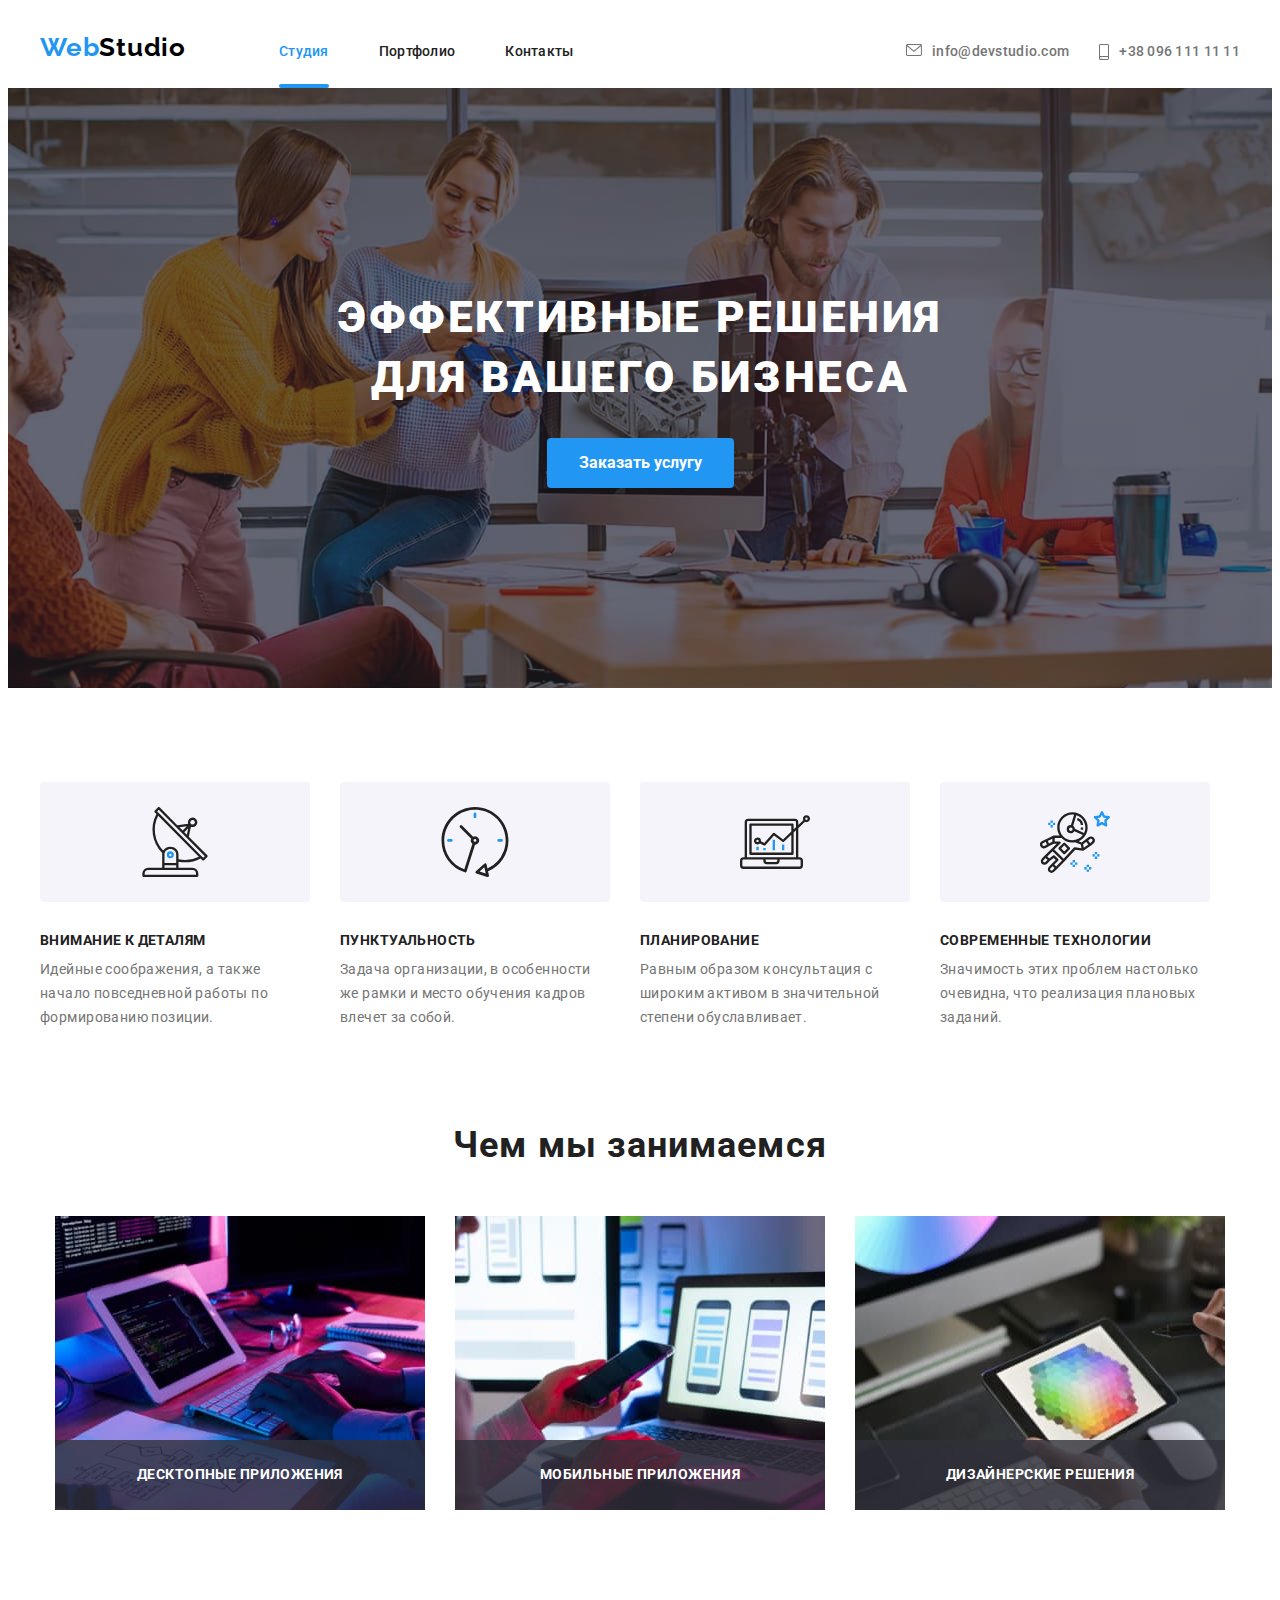
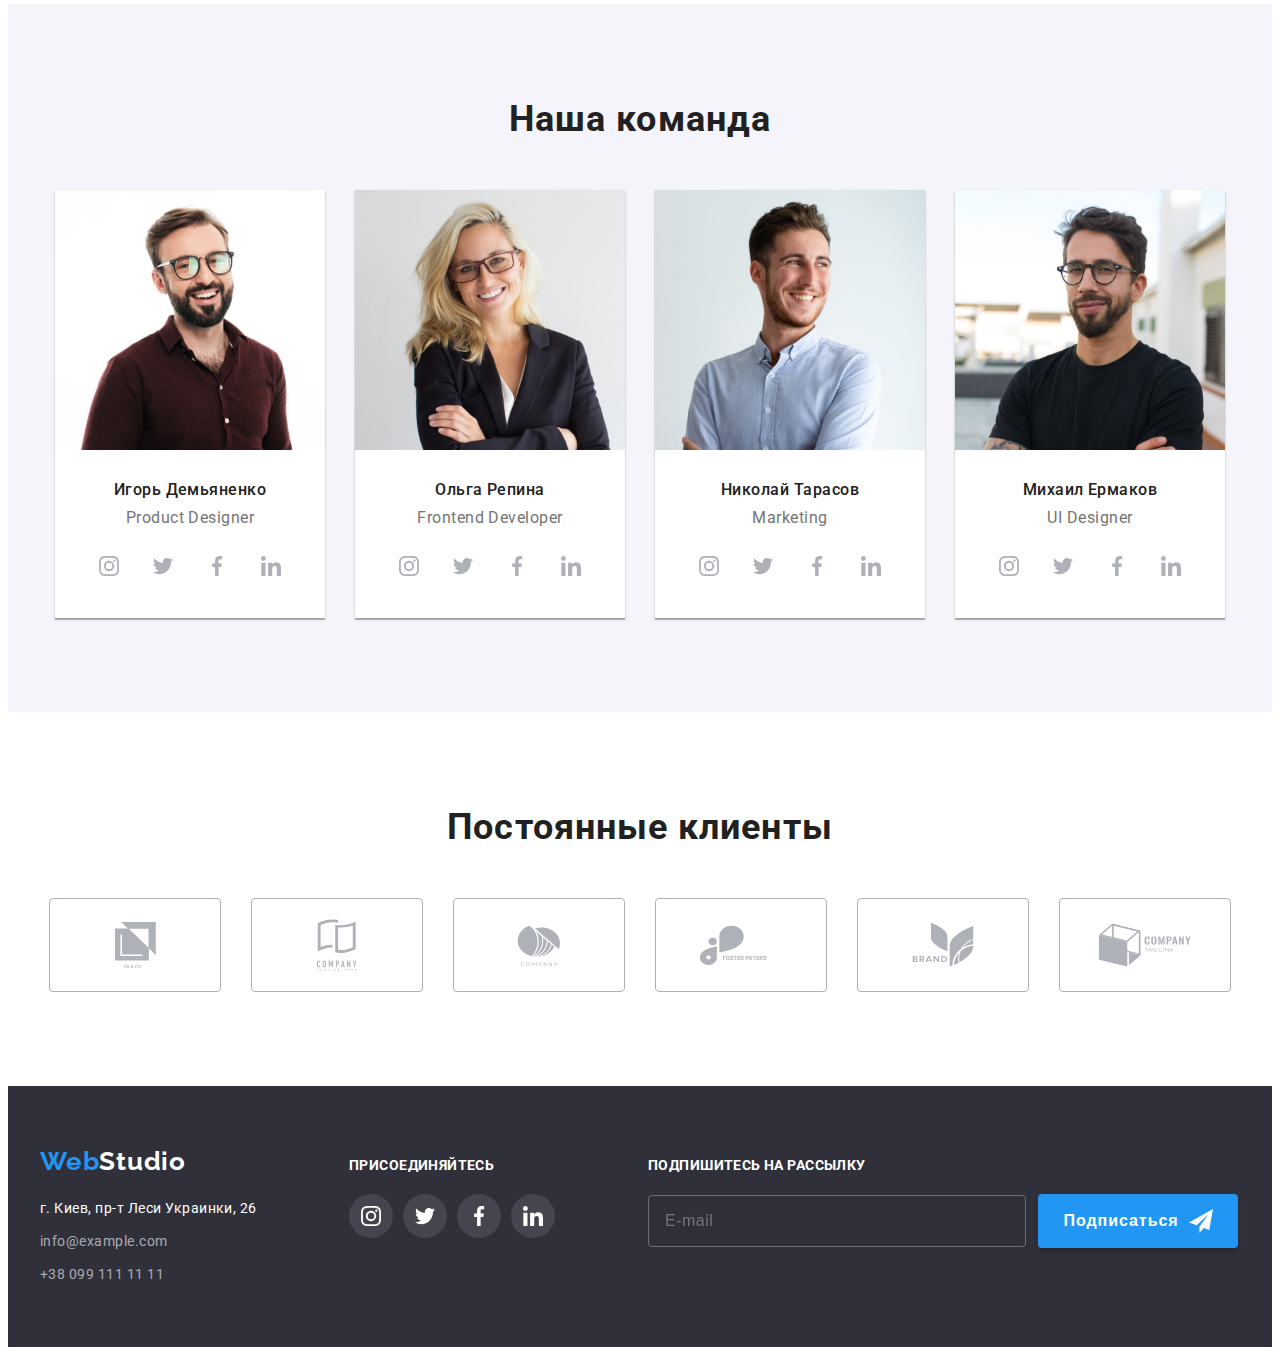
<file: index.html>
<!DOCTYPE html>
<html lang="ru">
  <head>
    <meta charset="UTF-8" />
    <meta http-equiv="X-UA-Compatible" content="IE=edge" />
    <meta name="viewport" content="width=device-width, initial-scale=1.0" />
    <title>Web Studio (Version 2.1)</title>
    <link rel="preconnect" href="https://fonts.googleapis.com" />
    <link rel="preconnect" href="https://fonts.gstatic.com" crossorigin />
    <link
      href="https://fonts.googleapis.com/css2?family=Oleo+Script&family=Raleway:wght@700&family=Roboto:wght@400;500;700;900&display=swap"
      rel="stylesheet"
    />
    <link
      rel="stylesheet"
      href="https://cdnjs.cloudflare.com/ajax/libs/modern-normalize/1.1.0/modern-normalize.min.css"
      integrity="sha512-wpPYUAdjBVSE4KJnH1VR1HeZfpl1ub8YT/NKx4PuQ5NmX2tKuGu6U/JRp5y+Y8XG2tV+wKQpNHVUX03MfMFn9Q=="
      crossorigin="anonymous"
      referrerpolicy="no-referrer"
    />
    <link rel="stylesheet" href="./css/styles.css" />
  </head>
  <body>
    <header class="header-main">
      <div class="container">
        <div class="header-flex">
          <div class="logo_with_menu">
            <a class="logo" href="index.html" lang="en">
              <span class="logo-accent">Web</span>
              Studio
            </a>
            <nav class="header-nav">
              <ul class="header-links">
                <li class="header-item current">
                  <a class="header-item-link" href="./index.html">Студия</a>
                </li>
                <li class="header-item">
                  <a class="header-item-link" href="./portfolio.html">
                    Портфолио
                  </a>
                </li>
                <li class="header-item">
                  <a class="header-item-link" href="">Контакты</a>
                </li>
              </ul>
            </nav>
          </div>
          <div class="contacts">
            <ul class="header-contacts-list">
              <li class="contact-item">
                <a class="header-contacts" href="mailto:info@devstudio.com">
                  <svg class="contact-link-icon" width="16" height="12">
                    <use href="./images/icons.svg#icon-envelope"></use>
                  </svg>
                  info@devstudio.com
                </a>
              </li>
              <li class="contact-item">
                <a class="header-contacts" href="tel:+380961111111">
                  <svg class="contact-link-icon" width="10" height="16">
                    <use href="./images/icons.svg#icon-smartphone"></use>
                  </svg>
                  +38 096 111 11 11
                </a>
              </li>
            </ul>
          </div>
        </div>
      </div>
    </header>
    <main>
      <!--Герой-->
      <section class="section">
        <div class="container hero-container">
          <h1 class="hero-header">Эффективные решения для вашего бизнеса</h1>
          <button type="button" class="section-btn" data-modal-open>
            Заказать услугу
          </button>
        </div>
      </section>
      <section class="qualities">
        <div class="container">
          <!-- Особенности -->
          <h2 class="visually-hidden">Особенности</h2>
          <ul class="qualities-list">
            <li class="list-item antenna">
              <h3 class="qualities-list-item">Внимание к деталям</h3>
              <p class="text">
                Идейные соображения, а также начало повседневной работы по
                формированию позиции.
              </p>
            </li>
            <li class="list-item clock">
              <h3 class="qualities-list-item">Пунктуальность</h3>
              <p class="text">
                Задача организации, в особенности же рамки и место обучения
                кадров влечет за собой.
              </p>
            </li>
            <li class="list-item diagram">
              <h3 class="qualities-list-item">Планирование</h3>
              <p class="text">
                Равным образом консультация с широким активом в значительной
                степени обуславливает.
              </p>
            </li>
            <li class="list-item astronaut">
              <h3 class="qualities-list-item">Современные технологии</h3>
              <p class="text">
                Значимость этих проблем настолько очевидна, что реализация
                плановых заданий.
              </p>
            </li>
          </ul>
        </div>
      </section>
      <section class="what-we-do">
        <div class="container what-we-do-container">
          <!--Чем мы занимаемся-->
          <h2 class="section-header what-we-do-header">Чем мы занимаемся</h2>
          <ul class="list">
            <li class="image-list">
              <div class="wwd-thumb">
                <img
                  src="./images/box1.jpg"
                  alt="Человек набирает код на клавиатуре"
                  width="370"
                />
                <h3 class="wwd-thumb-header">Десктопные приложения</h3>
              </div>
            </li>
            <li class="image-list">
              <div class="wwd-thumb">
                <img
                  src="./images/box2.jpg"
                  alt="Человек держит в руках планшет и выбирает на ноутбуке дизайн приложения"
                  width="370"
                />
                <h3 class="wwd-thumb-header">Мобильные приложения</h3>
              </div>
            </li>
            <li class="image-list">
              <div class="wwd-thumb">
                <img
                  src="./images/box3.jpg"
                  alt="Человек держит в руках планшет и рассматривает цветовую палитру"
                  width="370"
                />
                <h3 class="wwd-thumb-header">Дизайнерские решения</h3>
              </div>
            </li>
          </ul>
        </div>
      </section>
      <section class="team-section">
        <div class="container">
          <!--Наша команда-->
          <h2 class="section-header team-header">Наша команда</h2>
          <ul class="list">
            <li class="team-section-item">
              <img src="./images/img1.jpg" alt="Игорь Демьяненко" width="270" />
              <div class="cards">
                <h3 class="team-name">Игорь Демьяненко</h3>
                <p lang="en" class="team-section-detail">Product Designer</p>
                <ul class="social-list">
                  <li class="social-list-item">
                    <a href="" class="social-link">
                      <svg class="social-link-icon" width="20" height="20">
                        <use href="./images/icons.svg#icon-instagram-2"></use>
                      </svg>
                    </a>
                  </li>
                  <li class="social-list-item">
                    <a href="" class="social-link">
                      <svg class="social-link-icon" width="20" height="20">
                        <use href="./images/icons.svg#icon-twitter-1"></use>
                      </svg>
                    </a>
                  </li>
                  <li class="social-list-item">
                    <a href="" class="social-link">
                      <svg class="social-link-icon" width="20" height="20">
                        <use href="./images/icons.svg#icon-facebook-1"></use>
                      </svg>
                    </a>
                  </li>
                  <li class="social-list-item">
                    <a href="" class="social-link">
                      <svg class="social-link-icon" width="20" height="20">
                        <use href="./images/icons.svg#icon-linkedin-1"></use>
                      </svg>
                    </a>
                  </li>
                </ul>
              </div>
            </li>
            <li class="team-section-item">
              <img src="./images/img2.jpg" alt="Ольга Репина" width="270" />
              <div class="cards">
                <h3 class="team-name">Ольга Репина</h3>
                <p lang="en" class="team-section-detail">Frontend Developer</p>
                <ul class="social-list">
                  <li class="social-list-item">
                    <a href="" class="social-link">
                      <svg class="social-link-icon" width="20" height="20">
                        <use href="./images/icons.svg#icon-instagram-2"></use>
                      </svg>
                    </a>
                  </li>
                  <li class="social-list-item">
                    <a href="" class="social-link">
                      <svg class="social-link-icon" width="20" height="20">
                        <use href="./images/icons.svg#icon-twitter-1"></use>
                      </svg>
                    </a>
                  </li>
                  <li class="social-list-item">
                    <a href="" class="social-link">
                      <svg class="social-link-icon" width="20" height="20">
                        <use href="./images/icons.svg#icon-facebook-1"></use>
                      </svg>
                    </a>
                  </li>
                  <li class="social-list-item">
                    <a href="" class="social-link">
                      <svg class="social-link-icon" width="20" height="20">
                        <use href="./images/icons.svg#icon-linkedin-1"></use>
                      </svg>
                    </a>
                  </li>
                </ul>
              </div>
            </li>
            <li class="team-section-item">
              <img src="./images/img3.jpg" alt="Николай Тарасов" width="270" />
              <div class="cards">
                <h3 class="team-name">Николай Тарасов</h3>
                <p lang="en" class="team-section-detail">Marketing</p>
                <ul class="social-list">
                  <li class="social-list-item">
                    <a href="" class="social-link">
                      <svg class="social-link-icon" width="20" height="20">
                        <use href="./images/icons.svg#icon-instagram-2"></use>
                      </svg>
                    </a>
                  </li>
                  <li class="social-list-item">
                    <a href="" class="social-link">
                      <svg class="social-link-icon" width="20" height="20">
                        <use href="./images/icons.svg#icon-twitter-1"></use>
                      </svg>
                    </a>
                  </li>
                  <li class="social-list-item">
                    <a href="" class="social-link">
                      <svg class="social-link-icon" width="20" height="20">
                        <use href="./images/icons.svg#icon-facebook-1"></use>
                      </svg>
                    </a>
                  </li>
                  <li class="social-list-item">
                    <a href="" class="social-link">
                      <svg class="social-link-icon" width="20" height="20">
                        <use href="./images/icons.svg#icon-linkedin-1"></use>
                      </svg>
                    </a>
                  </li>
                </ul>
              </div>
            </li>
            <li class="team-section-item">
              <img src="./images/img4.jpg" alt="Михаил Ермаков" width="270" />
              <div class="cards">
                <h3 class="team-name">Михаил Ермаков</h3>
                <p lang="en" class="team-section-detail">UI Designer</p>
                <ul class="social-list">
                  <li class="social-list-item">
                    <a href="" class="social-link">
                      <svg class="social-link-icon" width="20" height="20">
                        <use href="./images/icons.svg#icon-instagram-2"></use>
                      </svg>
                    </a>
                  </li>
                  <li class="social-list-item">
                    <a href="" class="social-link">
                      <svg class="social-link-icon" width="20" height="20">
                        <use href="./images/icons.svg#icon-twitter-1"></use>
                      </svg>
                    </a>
                  </li>
                  <li class="social-list-item">
                    <a href="" class="social-link">
                      <svg class="social-link-icon" width="20" height="20">
                        <use href="./images/icons.svg#icon-facebook-1"></use>
                      </svg>
                    </a>
                  </li>
                  <li class="social-list-item">
                    <a href="" class="social-link">
                      <svg class="social-link-icon" width="20" height="20">
                        <use href="./images/icons.svg#icon-linkedin-1"></use>
                      </svg>
                    </a>
                  </li>
                </ul>
              </div>
            </li>
          </ul>
        </div>
      </section>
      <!--Постоянные клиенты-->
      <section class="clients-section">
        <div class="container">
          <h2 class="section-header clients-header">Постоянные клиенты</h2>
          <ul class="clients-list">
            <li class="clients-item">
              <a href="" class="client-link">
                <svg class="client-icon" width="41" height="46.7">
                  <use href="./images/icons.svg#icon-group1"></use>
                </svg>
              </a>
            </li>
            <li class="clients-item">
              <a href="" class="client-link">
                <svg class="client-icon" width="40" height="52">
                  <use href="./images/icons.svg#icon-group2"></use>
                </svg>
              </a>
            </li>
            <li class="clients-item">
              <a href="" class="client-link">
                <svg class="client-icon" width="43.46" height="41.18">
                  <use href="./images/icons.svg#icon-group3"></use>
                </svg>
              </a>
            </li>
            <li class="clients-item">
              <a href="" class="client-link">
                <svg class="client-icon" width="84.44" height="40.62">
                  <use href="./images/icons.svg#icon-group4"></use>
                </svg>
              </a>
            </li>
            <li class="clients-item">
              <a href="" class="client-link">
                <svg class="client-icon" width="62.54" height="45.43">
                  <use href="./images/icons.svg#icon-group5"></use>
                </svg>
              </a>
            </li>
            <li class="clients-item">
              <a href="" class="client-link">
                <svg class="client-icon" width="93.79" height="43.93">
                  <use href="./images/icons.svg#icon-group6"></use>
                </svg>
              </a>
            </li>
          </ul>
        </div>
      </section>
    </main>
    <!--Подвал-->
    <footer class="footer">
      <div class="container flex">
        <div class="column">
          <a class="logo" href="index.html" lang="en">
            <span class="logo-accent">Web</span>
            <span class="logo-part">Studio</span>
          </a>
          <address class="address">
            <p>г. Киев, пр-т Леси Украинки, 26</p>
            <a class="footer-contacts" href="mailto:info@example.com">
              info@example.com
            </a>
            <a class="footer-contacts" href="tel:+380991111111">
              +38 099 111 11 11
            </a>
          </address>
        </div>
        <div class="column join-column">
          <p class="join-us-head"><strong>Присоединяйтесь</strong></p>
          <ul class="social-list">
            <li class="footer-list-item">
              <a href="" class="footer-social-link">
                <svg class="footer-social-icon" width="20" height="20">
                  <use href="./images/icons.svg#icon-instagram-2"></use>
                </svg>
              </a>
            </li>
            <li class="footer-list-item">
              <a href="" class="footer-social-link">
                <svg class="footer-social-icon" width="20" height="20">
                  <use href="./images/icons.svg#icon-twitter-1"></use>
                </svg>
              </a>
            </li>
            <li class="footer-list-item">
              <a href="" class="footer-social-link">
                <svg class="footer-social-icon" width="20" height="20">
                  <use href="./images/icons.svg#icon-facebook-1"></use>
                </svg>
              </a>
            </li>
            <li class="footer-list-item">
              <a href="" class="footer-social-link">
                <svg class="footer-social-icon" width="20" height="20">
                  <use href="./images/icons.svg#icon-linkedin-1"></use>
                </svg>
              </a>
            </li>
          </ul>
        </div>
        <form name="form" class="footer-form" autocomplete="on">
          <p class="join-us-head"><strong>Подпишитесь на рассылку</strong></p>
          <div class="footer-subscribe-thumb">
            <label>
              <input
                type="email"
                class="subscribe-field"
                placeholder="E-mail"
              />
            </label>
            <button type="submit" class="footer-submit-btn">
              Подписаться
              <svg class="submit-icon" width="24" height="24">
                <use href="./images/symbol-defs.svg#icon-send"></use>
              </svg>
            </button>
          </div>
        </form>
      </div>
    </footer>
    <!-- Модальное окно -->
    <div class="backdrop is-hidden" data-modal>
      <div class="modal">
        <form name="form" autocomplete="on">
          <div
            role="group"
            aria-labelledby="contact-details-head"
            class="form-group"
          >
            <button type="button" class="close-modal-btn" data-modal-close>
              <svg class="close-btn" width="11" height="11">
                <use href="./images/symbol-defs.svg#icon-close"></use>
              </svg>
            </button>
            <strong id="contact-details-head" class="contact-details-head">
              Оставьте свои данные, мы вам перезвоним
            </strong>
            <div class="contact-field">
              <label for="name" class="contact-details-field">
                <span class="label-text">Имя</span>
              </label>
              <input
                type="name"
                name="name"
                class="field-input"
                id="name"
                required
              />
              <svg class="form-icon" width="18" height="18">
                <use href="./images/symbol-defs.svg#icon-person-black"></use>
              </svg>
            </div>
            <div class="contact-field">
              <label for="tel" class="contact-details-field">
                <span class="label-text">Телефон</span>
              </label>
              <input
                type="tel"
                name="tel"
                class="field-input"
                id="tel"
                required
              />
              <svg class="form-icon" width="18" height="18">
                <use href="./images/symbol-defs.svg#icon-phone-black"></use>
              </svg>
            </div>
            <div class="contact-field">
              <label for="email" class="contact-details-field">
                <span class="label-text">Почта</span>
              </label>
              <input
                type="email"
                name="email"
                class="field-input"
                id="email"
                required
              />
              <svg class="form-icon" width="18" height="18">
                <use href="./images/symbol-defs.svg#icon-email-black"></use>
              </svg>
            </div>
            <label class="textarea">
              <span class="label-text">Комментарий</span>
              <textarea
                name="comment"
                rows=""
                placeholder="Введите текст"
                resize
                class="area"
              ></textarea>
            </label>
            <label class="checkbox-label">
              <input
                type="checkbox"
                name="agree"
                value="agree"
                class="checkbox"
                required
              />
              <span class="checkbox-icon"></span>
              <p class="agreement">
                Соглашаюсь с рассылкой и принимаю
                <a href="" class="agreement-link">Условия договора</a>
              </p>
            </label>
            <button type="submit" class="submit-btn">Отправить</button>
          </div>
        </form>
      </div>
    </div>
    <script src="./js/modal.js"></script>
  </body>
</html>
</file>
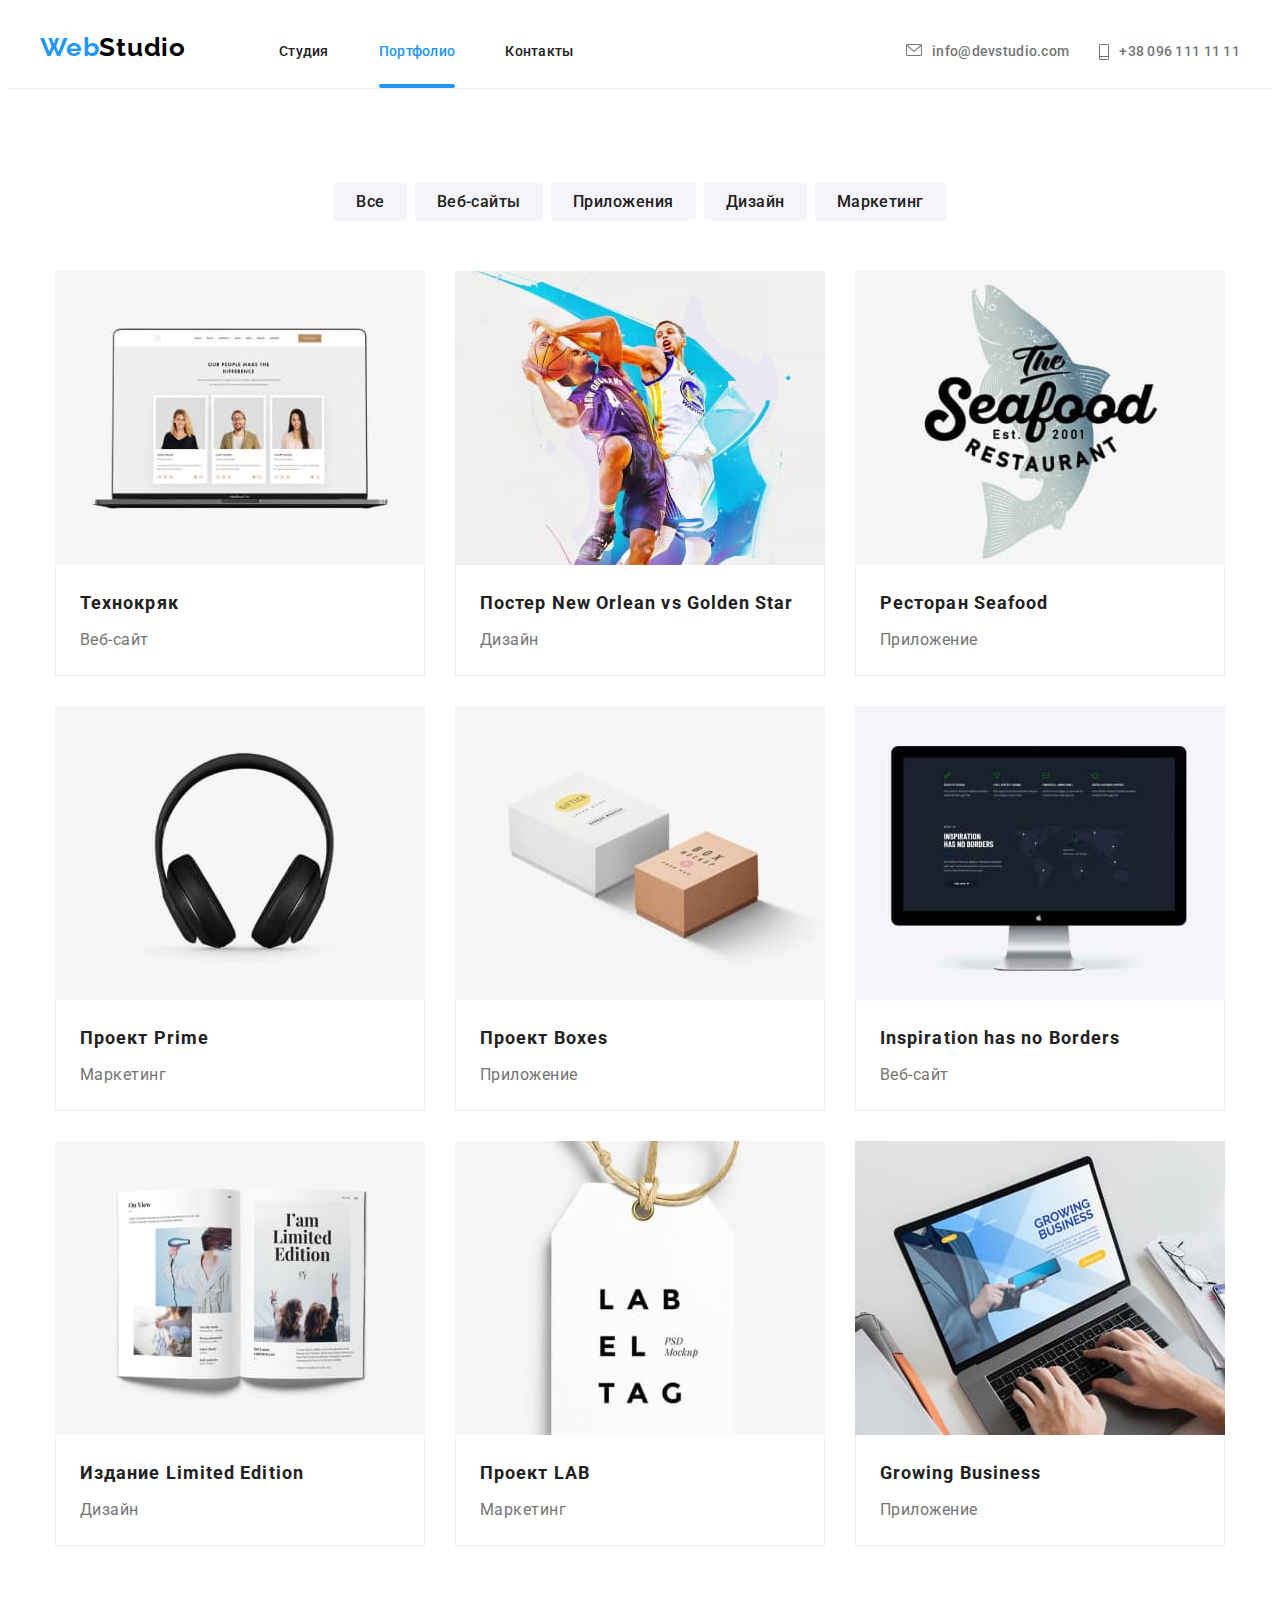
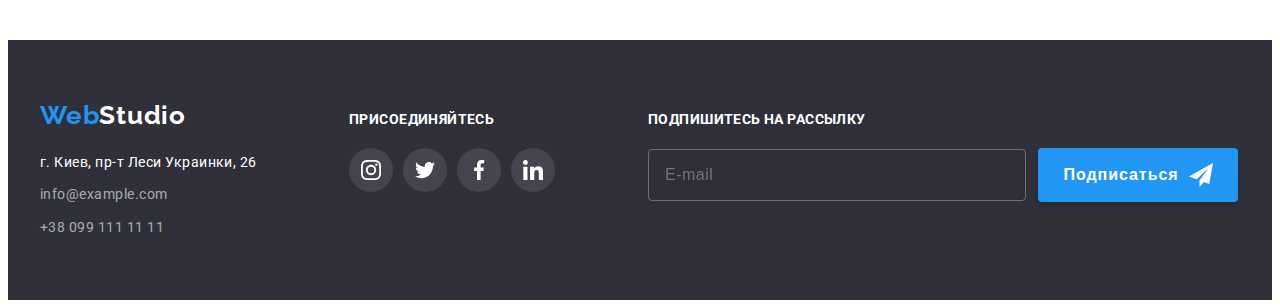
<file: portfolio.html>
<!DOCTYPE html>
<html lang="ru">
  <head>
    <meta charset="UTF-8" />
    <meta http-equiv="X-UA-Compatible" content="IE=edge" />
    <meta name="viewport" content="width=device-width, initial-scale=1.0" />
    <title>Portfolio</title>
    <link rel="preconnect" href="https://fonts.googleapis.com" />
    <link rel="preconnect" href="https://fonts.gstatic.com" crossorigin />
    <link
      href="https://fonts.googleapis.com/css2?family=Oleo+Script&family=Raleway:wght@700&family=Roboto:wght@400;500;700&display=swap"
      rel="stylesheet"
    />
    <link
      rel="stylesheet"
      href="https://cdnjs.cloudflare.com/ajax/libs/modern-normalize/1.1.0/modern-normalize.min.css"
      integrity="sha512-wpPYUAdjBVSE4KJnH1VR1HeZfpl1ub8YT/NKx4PuQ5NmX2tKuGu6U/JRp5y+Y8XG2tV+wKQpNHVUX03MfMFn9Q=="
      crossorigin="anonymous"
      referrerpolicy="no-referrer"
    />
    <link rel="stylesheet" href="./css/styles.css" />
  </head>
  <body>
    <header class="header-portf">
      <div class="container">
        <div class="header-flex">
          <div class="logo_with_menu">
            <a class="logo" href="index.html" lang="en">
              <span class="logo-accent">Web</span>
              Studio
            </a>
            <nav class="header-nav">
              <ul class="header-links">
                <li class="header-item">
                  <a class="header-item-link" href="./index.html">Студия</a>
                </li>
                <li class="header-item current">
                  <a class="header-item-link" href="./portfolio.html">
                    Портфолио
                  </a>
                </li>
                <li class="header-item">
                  <a class="header-item-link" href="">Контакты</a>
                </li>
              </ul>
            </nav>
          </div>
          <div class="contacts">
            <ul class="header-contacts-list">
              <li class="contact-item">
                <a class="header-contacts" href="mailto:info@devstudio.com">
                  <svg class="contact-link-icon" width="16" height="12">
                    <use href="./images/icons.svg#icon-envelope"></use>
                  </svg>
                  info@devstudio.com
                </a>
              </li>
              <li class="contact-item">
                <a class="header-contacts" href="tel:+380961111111">
                  <svg class="contact-link-icon" width="10" height="16">
                    <use href="./images/icons.svg#icon-smartphone"></use>
                  </svg>
                  +38 096 111 11 11
                </a>
              </li>
            </ul>
          </div>
        </div>
      </div>
    </header>
    <main>
      <h2 class="visually-hidden">Портфолио</h2>
      <section class="buttons">
        <div class="container">
          <ul class="button-list-menu">
            <li class="button-list">
              <button type="button" class="portfolio-btn">Все</button>
            </li>
            <li class="button-list">
              <button type="button" class="portfolio-btn">Веб-сайты</button>
            </li>
            <li class="button-list">
              <button type="button" class="portfolio-btn">Приложения</button>
            </li>
            <li class="button-list">
              <button type="button" class="portfolio-btn">Дизайн</button>
            </li>
            <li class="button-list">
              <button type="button" class="portfolio-btn">Маркетинг</button>
            </li>
          </ul>
          <ul class="portfolio-list">
            <li class="section-item">
              <div class="thumb">
              <a class="card-link" href="">
                <img
                  src="./images/portfolio1.jpg"
                  alt="Страница сайта Технокряк"
                  width="370"
                />
                <div class="portfolio-overlay">
                  <p class="portfolio-description">
                    Ресурс предлагает комплексные предложения с разным уровнем
                    функционала и сервисов. Все это позволит посетителю получить
                    исчерпывающие сведения о компании или частном лице.
                  </p>
                </div>
              </div>
                <div class="portfolio-cards">
                  <h3 class="section-item-header">Технокряк</h3>
                  <p class="section-item-comment">Веб-сайт</p>
                </div>
              </a>
            </li>
            <li class="section-item">
              <div class="thumb">
              <a class="card-link" href="">
                <img
                  src="./images/portfolio2.jpg"
                  alt="Постер с баскетболистами"
                  width="370"
                />
                <div class="portfolio-overlay">
                  <p class="portfolio-description">
                    Ресурс предлагает комплексные предложения с разным уровнем
                    функционала и сервисов. Все это позволит посетителю получить
                    исчерпывающие сведения о компании или частном лице.
                  </p>
                </div>
              </div>
                <div class="portfolio-cards">
                  <h3 class="section-item-header">
                    Постер
                    <span lang="en">New Orlean vs Golden Star</span>
                  </h3>
                  <p class="section-item-comment">Дизайн</p>
                </div>
              </a>
            </li>
            <li class="section-item">
              <div class="thumb">
              <a class="card-link" href="">
                <img
                  src="./images/portfolio3.jpg"
                  alt="Логотип компании с рыбой"
                  width="370"
                />
                <div class="portfolio-overlay">
                  <p class="portfolio-description">
                    Ресурс предлагает комплексные предложения с разным уровнем
                    функционала и сервисов. Все это позволит посетителю получить
                    исчерпывающие сведения о компании или частном лице.
                  </p>
                </div>
              </div>
                <div class="portfolio-cards">
                  <h3 class="section-item-header">
                    Ресторан
                    <span lang="en">Seafood</span>
                  </h3>
                  <p class="section-item-comment">Приложение</p>
                </div>
              </a>
            </li>
            <li class="section-item">
              <div class="thumb">
              <a class="card-link" href="">
                <img src="./images/portfolio4.jpg" alt="наушники" width="370" />
                <div class="portfolio-overlay">
                  <p class="portfolio-description">
                    Ресурс предлагает комплексные предложения с разным уровнем
                    функционала и сервисов. Все это позволит посетителю получить
                    исчерпывающие сведения о компании или частном лице.
                  </p>
                </div>
              </div>
                <div class="portfolio-cards">
                  <h3 class="section-item-header">
                    Проект
                    <span lang="en">Prime</span>
                  </h3>
                  <p class="section-item-comment">Маркетинг</p>
                </div>
              </a>
            </li>
            <li class="section-item">
              <div class="thumb">
              <a class="card-link" href="">
                <img
                  src="./images/portfolio5.jpg"
                  alt="две коробки"
                  width="370"
                />
                <div class="portfolio-overlay">
                  <p class="portfolio-description">
                    Ресурс предлагает комплексные предложения с разным уровнем
                    функционала и сервисов. Все это позволит посетителю получить
                    исчерпывающие сведения о компании или частном лице.
                  </p>
                </div>
              </div>
                <div class="portfolio-cards">
                  <h3 class="section-item-header">
                    Проект
                    <span lang="en">Boxes</span>
                  </h3>
                  <p class="section-item-comment">Приложение</p>
                </div>
              </a>
            </li>
            <li class="section-item">
              <div class="thumb">
              <a class="card-link" href="">
                <img
                  src="./images/portfolio6.jpg"
                  alt="страница сайта"
                  width="370"
                />
                <div class="portfolio-overlay">
                  <p class="portfolio-description">
                    Ресурс предлагает комплексные предложения с разным уровнем
                    функционала и сервисов. Все это позволит посетителю получить
                    исчерпывающие сведения о компании или частном лице.
                  </p>
                </div>
              </div>
                <div class="portfolio-cards">
                  <h3 lang="en" class="section-item-header">
                    Inspiration has no Borders
                  </h3>
                  <p class="section-item-comment">Веб-сайт</p>
                </div>
              </a>
            </li>
            <li class="section-item">
              <div class="thumb">
              <a class="card-link" href="">
                <img
                  src="./images/portfolio7.jpg"
                  alt="страницы журнала"
                  width="370"
                />
                <div class="portfolio-overlay">
                  <p class="portfolio-description">
                    Ресурс предлагает комплексные предложения с разным уровнем
                    функционала и сервисов. Все это позволит посетителю получить
                    исчерпывающие сведения о компании или частном лице.
                  </p>
                </div>
              </div>
                <div class="portfolio-cards">
                  <h3 class="section-item-header">
                    Издание
                    <span lang="en">Limited Edition</span>
                  </h3>
                  <p class="section-item-comment">Дизайн</p>
                </div>
              </a>
            </li>
            <li class="section-item">
              <div class="thumb">
              <a class="card-link" href="">
                <img src="./images/portfolio8.jpg" alt="лейба" width="370" />
                <div class="portfolio-overlay">
                  <p class="portfolio-description">
                    Ресурс предлагает комплексные предложения с разным уровнем
                    функционала и сервисов. Все это позволит посетителю получить
                    исчерпывающие сведения о компании или частном лице.
                  </p>
                </div>
              </div>
                <div class="portfolio-cards">
                  <h3 class="section-item-header">
                    Проект
                    <span lang="en">LAB</span>
                  </h3>
                  <p class="section-item-comment">Маркетинг</p>
                </div>
              </a>
            </li>
            <li class="section-item">
              <div class="thumb">
              <a class="card-link" href="">
                <img
                  src="./images/portfolio9.jpg"
                  alt="сайт на ноутбуке"
                  width="370"
                />
                <div class="portfolio-overlay">
                  <p class="portfolio-description">
                    Ресурс предлагает комплексные предложения с разным уровнем
                    функционала и сервисов. Все это позволит посетителю получить
                    исчерпывающие сведения о компании или частном лице.
                  </p>
                </div>
              </div>
                <div class="portfolio-cards">
                  <h3 lang="en" class="section-item-header">
                    Growing Business
                  </h3>
                  <p class="section-item-comment">Приложение</p>
                </div>
              </a>
            </li>
          </ul>
        </div>
      </section>
    </main>
    <footer class="footer">
      <div class="container flex">
        <div class="column">
          <a class="logo" href="index.html" lang="en">
            <span class="logo-accent">Web</span>
            <span class="logo-part">Studio</span>
          </a>
          <address class="address">
            <p>г. Киев, пр-т Леси Украинки, 26</p>
            <a class="footer-contacts" href="mailto:info@example.com">
              info@example.com
            </a>
            <a class="footer-contacts" href="tel:+380991111111">
              +38 099 111 11 11
            </a>
          </address>
        </div>
        <div class="column join-column">
          <p class="join-us-head"><strong>Присоединяйтесь</strong></p>
          <ul class="social-list footer-list">
            <li class="footer-list-item">
              <a href="" class="footer-social-link">
                <svg class="footer-social-icon" width="20" height="20">
                  <use href="./images/icons.svg#icon-instagram-2"></use>
                </svg>
              </a>
            </li>
            <li class="footer-list-item">
              <a href="" class="footer-social-link">
                <svg class="footer-social-icon" width="20" height="20">
                  <use href="./images/icons.svg#icon-twitter-1"></use>
                </svg>
              </a>
            </li>
            <li class="footer-list-item">
              <a href="" class="footer-social-link">
                <svg class="footer-social-icon" width="20" height="20">
                  <use href="./images/icons.svg#icon-facebook-1"></use>
                </svg>
              </a>
            </li>
            <li class="footer-list-item">
              <a href="" class="footer-social-link">
                <svg class="footer-social-icon" width="20" height="20">
                  <use href="./images/icons.svg#icon-linkedin-1"></use>
                </svg>
              </a>
            </li>
          </ul>
        </div>
        <form name="form" class="footer-form">
          <p class="join-us-head"><strong>Подпишитесь на рассылку</strong></p>
          <div class="footer-subscribe-thumb">
            <label>
              <input
                type="email"
                class="subscribe-field"
                placeholder="E-mail"
              />
            </label>
            <button type="submit" class="footer-submit-btn">
              Подписаться
              <svg class="submit-icon" width="24" height="24">
                <use href="./images/symbol-defs.svg#icon-send"></use>
              </svg>
            </button>
          </div>
        </form>
      </div>
    </footer>
  </body>
</html>
</file>
<file: css/styles.css>
p,
h1,
h2,
h3 {
  margin: 0;
}

ul {
  margin: 0;
  padding-left: 0;
}

img {
  display: block;
}

.container {
  width: 1200px;
  margin: 0 auto;
  padding-left: 15px;
  padding-right: 15px;
}
/*----------------------------COMMON-----------------------------------*/

:root {
  --accent-color: #2196f3;
  --main-text-color: #212121;
  --second-text-color: #ffffff;
  --btn-backgroud-color: #f5f4fa;
  --items-backgroud-color: #eeeeee;
  --paragraph-text-color: #757575;
  --hero-bcg-color: #2f303a;
  --btn-selection-color: #188ce8;
  --btn-color: #2196f3;
  --logo-color: #000000;
  --icon-color: #afb1b8;
}

body {
  color: var(--main-text-color);
  font-family: "Roboto", sans-serif;
}

li {
  list-style-type: none;
}

/*----------------------------HEADER-----------------------------------*/
.header-flex {
  display: flex;
  justify-content: space-between;
  align-items: baseline;
}

.logo_with_menu {
  display: flex;
  align-items: baseline;
}

.header-main {
  text-decoration: none;
  background-color: var(--second-text-color);
  padding-top: 24px;
}

.header-main .container {
  align-items: center;
}

.logo {
  display: flex;
  margin-right: 93px;
  font-family: "Raleway";
  color: var(--logo-color);
  text-decoration: none;
  font-weight: 700;
  letter-spacing: 0.03em;
  font-size: 26px;
  line-height: 1.19;
}

.logo-accent {
  color: var(--accent-color);
}

.header-item {
  font-weight: 500;
  font-size: 14px;
  line-height: 1.14;
  letter-spacing: 0.02em;
}

.header-item:not(:last-child),
.header-contacts:not(:last-child) {
  margin-right: 50px;
}

.header-links {
  display: flex;
  align-items: baseline;
}

.header-item-link {
  display: block;
  text-decoration: none;
  color: inherit;
  position: relative;
  padding-bottom: 28px;
  transition-property: color;
  transition-duration: 250ms;
  transition-timing-function: cubic-bezier(0.4, 0, 0.2, 1);
}

.current .header-item-link::after {
  content: "";
  position: absolute;
  width: 100%;
  background-color: var(--accent-color);
  height: 4px;
  border-radius: 2px;
  left: 0;
  bottom: 0;
}

.header-item-link:hover,
.header-item-link:focus {
  color: var(--accent-color);
}

.header-contacts {
  font-weight: 500;
  font-size: 14px;
  line-height: 1.14;
  letter-spacing: 0.02em;
  color: var(--paragraph-text-color);
  text-decoration: none;
  margin-right: 30px;
  display: flex;
  transition-property: color;
  transition-duration: 250ms;
  transition-timing-function: cubic-bezier(0.4, 0, 0.2, 1);
}

.header-contacts:last-child {
  margin-right: 0;
}

.contact-item {
  align-items: center;
  margin-right: 30px;
}

.header-contacts-list {
  display: flex;
  align-items: center;
}

.header-contacts:hover,
.header-contacts:focus {
  color: var(--accent-color);
}

.contact-item:last-child {
  margin-right: 0;
}

.contact-link-icon {
  fill: currentColor;
  margin-right: 10px;
}

.contact-link {
  margin-right: 10px;
  fill: var(--paragraph-text-color);
}

.contact-link:hover,
.contact-link:focus {
  fill: var(--accent-color);
}

.contacts:hover,
.contacts:focus {
  fill: var(--accent-color);
}

.header-links:focus,
.header-links:hover {
  fill: var(--accent-color);
}

.current {
  color: var(--accent-color);
}

/*---------------------------- INDEX HTML MAIN-----------------------------------*/
/*Hero*/
.section {
  background-color: var(--hero-bcg-color);
  color: var(--second-text-color);
  background-image: linear-gradient(
      rgba(47, 48, 58, 0.4),
      rgba(47, 48, 58, 0.4)
    ),
    url(../images/header.jpg);
  background-repeat: no-repeat;
  background-position: center;
  background-size: cover;
  max-width: 1600px;
  margin: 0 auto;
}

.hero-header {
  margin-right: auto;
  margin-left: auto;
  margin-bottom: 30px;
  max-width: 696px;
  font-weight: 900;
  font-size: 44px;
  line-height: 1.36;
  text-align: center;
  letter-spacing: 0.06em;
  text-transform: uppercase;
  color: var(--second-text-color);
}

.hero-container {
  padding-top: 200px;
  padding-bottom: 200px;
}
.section-btn {
  padding-top: 10px;
  padding-right: 32px;
  padding-bottom: 10px;
  padding-left: 32px;
  background-color: var(--btn-color);
  color: var(--second-text-color);
  border: 0ch;
  font-family: "Roboto";
  font-weight: 700;
  font-size: 16px;
  line-height: 1.88;
  display: block;
  margin: 0 auto;
  align-items: center;
  text-align: center;
  cursor: pointer;
  border-radius: 4px;
  transition-property: color, background-color;
  transition-duration: 250ms, 250ms;
  transition-timing-function: cubic-bezier(0.4, 0, 0.2, 1),
    cubic-bezier(0.4, 0, 0.2, 1);
}

.section-btn:hover,
.section-btn:focus {
  color: var(--second-text-color);
  background-color: var(--btn-selection-color);
}

/*--------------------------QUALITIES-------------------------------------------------*/
.visually-hidden {
  position: absolute;
  white-space: nowrap;
  width: 1px;
  height: 1px;
  overflow: hidden;
  border: 0;
  padding: 0;
  clip: rect(0 0 0 0);
  clip-path: inset(50%);
  margin: -1px;
}

.qualities {
  padding-top: 94px;
  padding-bottom: 47px;
}

.qualities-list {
  display: flex;
  margin: 0;
  letter-spacing: 0.03em;
  font-size: 14px;
}

.list-item {
  max-width: 270px;
}

.list-item::before {
  display: block;
  content: "";
  height: 120px;
  background-color: var(--btn-backgroud-color);
  border-radius: 4px;
  margin-bottom: 30px;
}

.antenna::before {
  background-image: url(../images/antenna.svg);
  background-repeat: no-repeat;
  background-position: center;
}

.clock::before {
  background-image: url(../images/clock.svg);
  background-repeat: no-repeat;
  background-position: center;
}

.diagram::before {
  background-image: url(../images/diagram.svg);
  background-repeat: no-repeat;
  background-position: center;
}

.astronaut::before {
  background-image: url(../images/astronaut.svg);
  background-repeat: no-repeat;
  background-position: center;
}

.qualities-list-item {
  margin-bottom: 10px;
  line-height: 1.17;
  font-size: 14px;
  text-transform: uppercase;
}

.list-item:not(:last-child) {
  margin-right: 30px;
}

.text {
  color: var(--paragraph-text-color);
  line-height: 1.71;
}

/*-----------------------------WHAT WE DO----------------------*/
.what-we-do {
  padding-top: 47px;
  padding-bottom: 94px;
}

.what-we-do-header {
  margin-bottom: 50px;
}

.wwd-thumb {
  position: relative;
}

.wwd-thumb-header {
  bottom: 0;
  position: absolute;
  font-weight: 700;
  font-size: 14px;
  line-height: 1.14;
  text-align: center;
  letter-spacing: 0.03em;
  text-transform: uppercase;
  color: var(--second-text-color);
  padding-top: 27px;
  padding-bottom: 27px;
  background-color: rgba(47, 48, 58, 0.8);
  width: 100%;
}

.image-list:not(:last-child) {
  margin-right: 30px;
}

.list {
  display: flex;
  justify-content: center;
  align-items: center;
}
.section-header {
  font-size: 36px;
  line-height: 1.17;
  text-align: center;
  letter-spacing: 0.03em;
  color: var(--main-text-color);
}

/*---------OUR TEAM----------------------------*/
.team-header {
  margin-bottom: 50px;
}

.team-section {
  padding-top: 94px;
  padding-bottom: 94px;
  background-color: var(--btn-backgroud-color);
  letter-spacing: 0.03em;
}

.team-section-item {
  align-items: center;
  background-color: var(--second-text-color);
  box-shadow: 0px 1px 3px rgba(0, 0, 0, 0.12), 0px 1px 1px rgba(0, 0, 0, 0.14),
    0px 2px 1px rgba(0, 0, 0, 0.2);
}

.team-section-item:not(:last-child) {
  margin-right: 30px;
}

.cards {
  padding-top: 30px;
  padding-bottom: 30px;
  border-radius: 0px 0px 4px 4px;
}
.team-name {
  margin-bottom: 10px;
  font-weight: 500;
  font-size: 16px;
  line-height: 1.19;
  text-align: center;
}

.team-section-detail {
  font-size: 16px;
  line-height: 1.18;
  text-align: center;
  color: var(--paragraph-text-color);
  margin-bottom: 16px;
}

.social-list {
  display: flex;
  justify-content: center;
}

.social-list-item {
  margin-right: 10px;
  width: 44px;
  height: 44px;
}

.social-list-item:last-child {
  margin-right: 0;
}

.social-link {
  width: 100%;
  height: 100%;
  border-radius: 50%;
  display: flex;
  align-items: center;
  justify-content: center;
  fill: var(--icon-color);
  transition-property: background-color, fill;
  transition-duration: 250ms, 250ms;
  transition-timing-function: cubic-bezier(0.4, 0, 0.2, 1),
    cubic-bezier(0.4, 0, 0.2, 1);
}

.social-link:hover,
.social-link:focus {
  background-color: var(--btn-color);
  fill: var(--second-text-color);
}

/*---------------------------OUR-CLIENTS-------------------------------*/
.clients-section {
  padding-top: 94px;
  padding-bottom: 94px;
}

.clients-header {
  margin-bottom: 50px;
}

.clients-list {
  display: flex;
  justify-content: center;
}

.clients-item .client-link {
  width: 170px;
  height: 92px;
  display: flex;
}

.clients-item {
  margin-right: 30px;
  border: 1px solid var(--icon-color);
  border-radius: 4px;
  align-items: baseline;
  text-align: center;
  align-content: center;
}

.clients-item:last-child {
  margin-right: 0;
}

.client-link {
  align-items: center;
  justify-content: center;
  fill: var(--icon-color);
  transition-property: fill, border;
  transition-duration: 250ms, 250ms;
  transition-timing-function: cubic-bezier(0.4, 0, 0.2, 1),
    cubic-bezier(0.4, 0, 0.2, 1);
}

.clients-list .client-link:hover,
.clients-list .client-link:focus {
  fill: var(--btn-color);
}

.clients-item:hover,
.clients-item:focus {
  border: 1px solid var(--btn-color);
}

/*----------------------------FOOTER-----------------------------------*/
.footer {
  background-color: var(--hero-bcg-color);
  letter-spacing: 0.03em;
  padding-top: 60px;
  padding-bottom: 60px;
}

.flex {
  display: flex;
  align-items: baseline;
}

.address {
  margin-top: 20px;
  font-style: normal;
  font-size: 14px;
  line-height: 1.71;
  color: var(--second-text-color);
}

.footer-contacts {
  margin-top: 9px;
  display: block;
  text-decoration: none;
  font-size: 14px;
  line-height: 1.71;
  color: rgba(255, 255, 255, 0.6);
  text-decoration: none;
  transition-property: color;
  transition-duration: 250ms;
  transition-timing-function: cubic-bezier(0.4, 0, 0.2, 1);
}

.footer-contacts:hover,
.footer-contacts:focus {
  color: var(--accent-color);
}

.logo-part {
  font-family: "Raleway";
  font-weight: 700;
  font-size: 26px;
  line-height: 1.19;
  color: var(--second-text-color);
}

.footer-subscribe-thumb {
  display: flex;
  align-items: center;
}

.join-us-head strong {
  color: var(--second-text-color);
  margin: 0;
  font-weight: 700;
  font-size: 14px;
  line-height: 1.14;
  letter-spacing: 0.03em;
  text-transform: uppercase;
  text-decoration: none;
}

.join-us-head {
  margin-bottom: 20px;
}

.subscribe-field {
  background-color: transparent;
  border: 1px solid rgba(255, 255, 255, 0.3);
  filter: drop-shadow(0px 4px 4px rgba(0, 0, 0, 0.15));
  border-radius: 4px;
  font-size: 16px;
  line-height: 1.25;
  letter-spacing: 0.03em;
  color: rgba(255, 255, 255, 0.6);
  padding-top: 15px;
  padding-bottom: 15px;
  padding-left: 16px;
  width: 358px;
}

.subscribe-field:hover,
.subscribe-field:focus {
  outline: transparent;
  border: 1px solid rgba(255, 255, 255, 0.3);
}

.footer-submit-btn {
  background-color: var(--accent-color);
  box-shadow: 0px 4px 4px rgba(0, 0, 0, 0.15);
  border-radius: 4px;
  border-color: transparent;
  color: var(--second-text-color);
  font-style: normal;
  font-weight: 700;
  font-size: 16px;
  line-height: 1.88;
  letter-spacing: 0.06em;
  padding-top: 10px;
  padding-bottom: 10px;
  width: 200px;
  display: flex;
  align-items: center;
  text-align: center;
  justify-content: center;
  margin-left: 12px;
  transition: background-color 250ms cubic-bezier(0.4, 0, 0.2, 1);
}

.footer-submit-btn:hover,
.footer-submit-btn:focus {
  background-color: var(--btn-selection-color);
}

.submit-icon {
  margin-left: 10px;
}

.column {
  display: block;
  margin-right: 70px;
}

.column:last-child {
  margin-right: 0;
}

.join-column {
  margin-right: 93px;
}

.footer-list-item {
  margin-right: 10px;
  width: 44px;
  height: 44px;
  border-radius: 50%;
  background-color: rgba(255, 255, 255, 0.1);
}

.footer-list-item:last-child {
  margin-right: 0;
}

.footer-social-link {
  width: 100%;
  height: 100%;
  border-radius: 50%;
  display: flex;
  align-items: center;
  justify-content: center;
  fill: var(--second-text-color);
  transition-property: fill, background-color;
  transition-duration: 250ms, 250ms;
  transition-timing-function: cubic-bezier(0.4, 0, 0.2, 1),
    cubic-bezier(0.4, 0, 0.2, 1);
}

.footer-social-link:hover,
.footer-social-link:focus {
  background-color: var(--btn-color);
  fill: var(--second-text-color);
}

/* ----------------------------MODAL-------------------------------------------------- */
.backdrop {
  position: fixed;
  top: 0;
  left: 0;
  bottom: 0;
  right: 0;
  background-color: rgba(0, 0, 0, 0.2);
  opacity: 1;
  transition-property: opacity, visibility;
  transition-duration: 3000ms;
  transition-timing-function: cubic-bezier(0.4, 0, 0.2, 1);
}

.modal {
  position: absolute;
  min-height: 581px;
  max-width: 528px;
  background-color: var(--second-text-color);
  box-shadow: 0px 1px 3px rgba(0, 0, 0, 0.12), 0px 1px 1px rgba(0, 0, 0, 0.14),
    0px 2px 1px rgba(0, 0, 0, 0.2);
  border-radius: 4px;
  top: 50%;
  left: 50%;
  transform: scale(1) translate(-50%, -50%) rotate(1turn);
  opacity: 1;
  transition: transform 3000ms cubic-bezier(0.4, 0, 0.2, 1);
  padding-top: 40px;
  padding-right: 40px;
  padding-bottom: 40px;
  padding-left: 40px;
}

.form-group {
  display: flex;
  flex-direction: column;
}

.contact-details-head {
  font-weight: 700;
  font-size: 20px;
  line-height: 1.15;
  display: inline-block;
  text-align: center;
  letter-spacing: 0.03em;
  color: var(--main-text-color);
  margin-bottom: 12px;
}

.label-text {
  font-size: 12px;
  line-height: 1.16;
  letter-spacing: 0.01em;
  color: var(--paragraph-text-color);
}

.contact-details-field {
  transition: transform 250ms cubic-bezier(0.4, 0, 0.2, 1);
  display: flex;
  flex-direction: column;
  margin-bottom: 4px;
}

.field-input {
  border-color: transparent;
  outline: none;
  border: 1px solid rgba(33, 33, 33, 0.2);
  border-radius: 4px;
  width: 100%;
  height: 40px;
  margin-top: 4px;
  padding-left: 42px;
  display: flex;
  transition: border 250ms cubic-bezier(0.4, 0, 0.2, 1);
}

.form-icon {
  position: absolute;
  margin-left: 12px;
  margin-right: 12px;
  transform: translateY(-29px) translateX(-1px);
  transition: fill 250ms cubic-bezier(0.4, 0, 0.2, 1),
    transform 250ms cubic-bezier(0.4, 0, 0.2, 1);
}

.field-input:focus + .form-icon {
  fill: var(--accent-color);
}

.field-input:hover,
.field-input:focus {
  border: 1px solid #2196f3;
}

.form-icon:hover,
.form-icon:focus {
  fill: var(--accent-color);
}

.contact-field {
  margin-bottom: 10px;
}

.checkbox-label {
  display: flex;
  align-items: center;
}

.checkbox {
  position: absolute;
  white-space: nowrap;
  width: 1px;
  height: 1px;
  overflow: hidden;
  border: 0;
  padding: 0;
  clip: rect(0 0 0 0);
  clip-path: inset(50%);
  margin: -1px;
}

.checkbox-icon {
  width: 16px;
  height: 15px;
  border: 1px solid #000000;
  background-color: transparent;
  background-image: none;
  box-shadow: 0px 4px 4px rgba(0, 0, 0, 0.25);
  border-radius: 2px;
  transition: border 250ms cubic-bezier(0.4, 0, 0.2, 1),
    background-color 250ms cubic-bezier(0.4, 0, 0.2, 1),
    box-shadow 250ms cubic-bezier(0.4, 0, 0.2, 1),
    background-image 250ms cubic-bezier(0.4, 0, 0.2, 1);
}

.checkbox:checked + .checkbox-icon {
  box-shadow: none;
  border: 1px solid var(--accent-color);
  background-color: var(--accent-color);
  background-image: url(../images/icon\ check.svg);
  background-size: contain;
  background-origin: border-box;
  border-radius: 2px;
  transition: background-color 250ms cubic-bezier(0.4, 0, 0.2, 1),
    background-image 250ms cubic-bezier(0.4, 0, 0.2, 1),
    box-shadow 250ms cubic-bezier(0.4, 0, 0.2, 1),
    background-image 250ms cubic-bezier(0.4, 0, 0.2, 1);
}

textarea {
  margin-bottom: 20px;
  width: 100%;
  height: 120px;
  resize: none;
  border: 1px solid rgba(33, 33, 33, 0.2);
  border-radius: 4px;
  padding-top: 12px;
  padding-left: 16px;
  margin-top: 4px;
  font-family: "Roboto";
  font-size: 12px;
  line-height: 1.14;
  letter-spacing: 0.01em;
  color: rgba(117, 117, 117, 0.5);
  transition: border 250ms cubic-bezier(0.4, 0, 0.2, 1);
}

.area:focus,
.area:hover {
  outline: transparent;
  border: 1px solid #2196f3;
}
.checkbox-label {
  margin: 0 auto;
}

.close-modal-btn {
  margin-top: 8px;
  margin-right: 8px;
  position: absolute;
  top: 0;
  right: 0;
  width: 30px;
  height: 30px;
  border-radius: 50%;
  filter: drop-shadow(0px 4px 4px rgba(0, 0, 0, 0.25));
  border: 1px solid rgba(0, 0, 0, 0.1);
  background-color: var(--second-text-color);
  cursor: pointer;
  display: flex;
  padding: 0;
  align-items: center;
  justify-content: center;
  z-index: 1;
  transition: fill 250ms cubic-bezier(0.4, 0, 0.2, 1);
}

.close-modal-btn:hover,
.close-modal-btn:focus {
  fill: var(--accent-color);
}
.is-hidden {
  visibility: hidden;
  opacity: 0;
  pointer-events: none;
}

.backdrop.is-hidden .modal {
  transform: scale(1.5) translate(-50%, -50%);
  transition: transform 3000ms cubic-bezier(0.4, 0, 0.2, 1);
}

.agreement {
  font-size: 14px;
  line-height: 1.71;
  letter-spacing: 0.03em;
  color: var(--paragraph-text-color);
  margin-left: 8.38px;
}

.agreement-link {
  color: var(--accent-color);
}

.submit-btn {
  padding-top: 10px;
  padding-bottom: 10px;
  padding-right: 55px;
  padding-left: 56px;
  font-weight: 700;
  font-size: 16px;
  line-height: 1.88;
  text-align: center;
  justify-content: center;
  letter-spacing: 0.06em;
  color: var(--second-text-color);
  background-color: var(--btn-color);
  box-shadow: 0px 4px 4px rgba(0, 0, 0, 0.15);
  border-radius: 4px;
  border-color: transparent;
  max-width: 200px;
  margin: 0 auto;
  margin-top: 30px;
  cursor: pointer;
  transition: background-color 250ms cubic-bezier(0.4, 0, 0.2, 1);
}

.submit-btn:hover,
.submit-btn:focus {
  background-color: var(--btn-selection-color);
}
/*---------------------------PORTFOLIO-------------------------------------------------*/
.header-portf {
  border-bottom: 1px solid #ececec;
}
.header-portf .container {
  padding-top: 24px;
  background-color: var(--second-text-color);
}

.buttons {
  padding-top: 94px;
  padding-bottom: 94px;
}

.button-list:not(:last-child) {
  margin-right: 8px;
}

.button-list-menu {
  display: flex;
  align-items: center;
  justify-content: center;
  margin-bottom: 50px;
}

.portfolio-btn {
  padding-top: 6px;
  padding-right: 22px;
  padding-bottom: 6px;
  padding-left: 22px;
  border-radius: 4px;
  font-family: inherit;
  background-color: var(--btn-backgroud-color);
  border: 0ch;
  color: var(--main-text-color);
  font-weight: 500;
  font-size: 16px;
  line-height: 1.62;
  text-align: center;
  letter-spacing: 0.03em;
  cursor: pointer;
  transition-property: color, background-color, filter;
  transition-duration: 250ms;
  transition-timing-function: cubic-bezier(0.4, 0, 0.2, 1);
}

.card-link {
  display: block;
  text-decoration: none;
}

.portfolio-list {
  display: flex;
  flex-wrap: wrap;
  justify-content: center;
}
.portfolio-btn:hover,
.portfolio-btn:focus {
  background-color: var(--accent-color);
  color: var(--second-text-color);
  filter: drop-shadow(0px 4px 4px rgba(0, 0, 0, 0.25));
}

.portfolio-cards {
  padding-top: 20px;
  padding-right: 24px;
  padding-bottom: 20px;
  padding-left: 24px;
  border-right: 1px solid #eeeeee;
  border-bottom: 1px solid #eeeeee;
  border-left: 1px solid #eeeeee;
}

.section-item {
  display: flex;
  flex-direction: column;
  background-color: var(--second-text-color);
  flex-basis: calc(100% / 3 - 30px);
  margin-bottom: 30px;
  margin-left: 30px;
  transition-property: filter;
  transition-duration: 250ms;
  transition-timing-function: cubic-bezier(0.4, 0, 0.2, 1);
}

.section-item:hover,
.section-item:focus {
  filter: drop-shadow(0px 4px 4px rgba(0, 0, 0, 0.25));
}

.section-item-header {
  margin-bottom: 4px;
  font-size: 18px;
  line-height: 2;
  letter-spacing: 0.06em;
  color: #212121;
}

.section-item-comment {
  font-size: 16px;
  line-height: 1.87;
  letter-spacing: 0.03em;
  color: var(--paragraph-text-color);
}

.section-item:nth-child(3n + 1) {
  margin-left: 0;
}

.section-item:nth-last-child(-n + 3) {
  margin-bottom: 0;
}

.thumb {
  position: relative;
  overflow: hidden;
}

.portfolio-overlay {
  position: absolute;
  background-color: rgba(33, 150, 243, 0.9);
  width: 100%;
  height: 100%;
  padding-right: 24px;
  padding-left: 24px;
  top: 0;
  left: 0;
  transform: translateY(100%);
  transition-property: transform;
  transition-duration: 250ms;
  transition-timing-function: cubic-bezier(0.4, 0, 0.2, 1);
}

.section-item:hover .portfolio-overlay {
  transform: translateY(0);
}

.portfolio-description {
  font-size: 18px;
  line-height: 1.56;
  letter-spacing: 0.03em;
  color: var(--second-text-color);
  max-height: 168px;
  top: 50%;
  left: 50%;
  padding-top: 63px;
}
</file>
